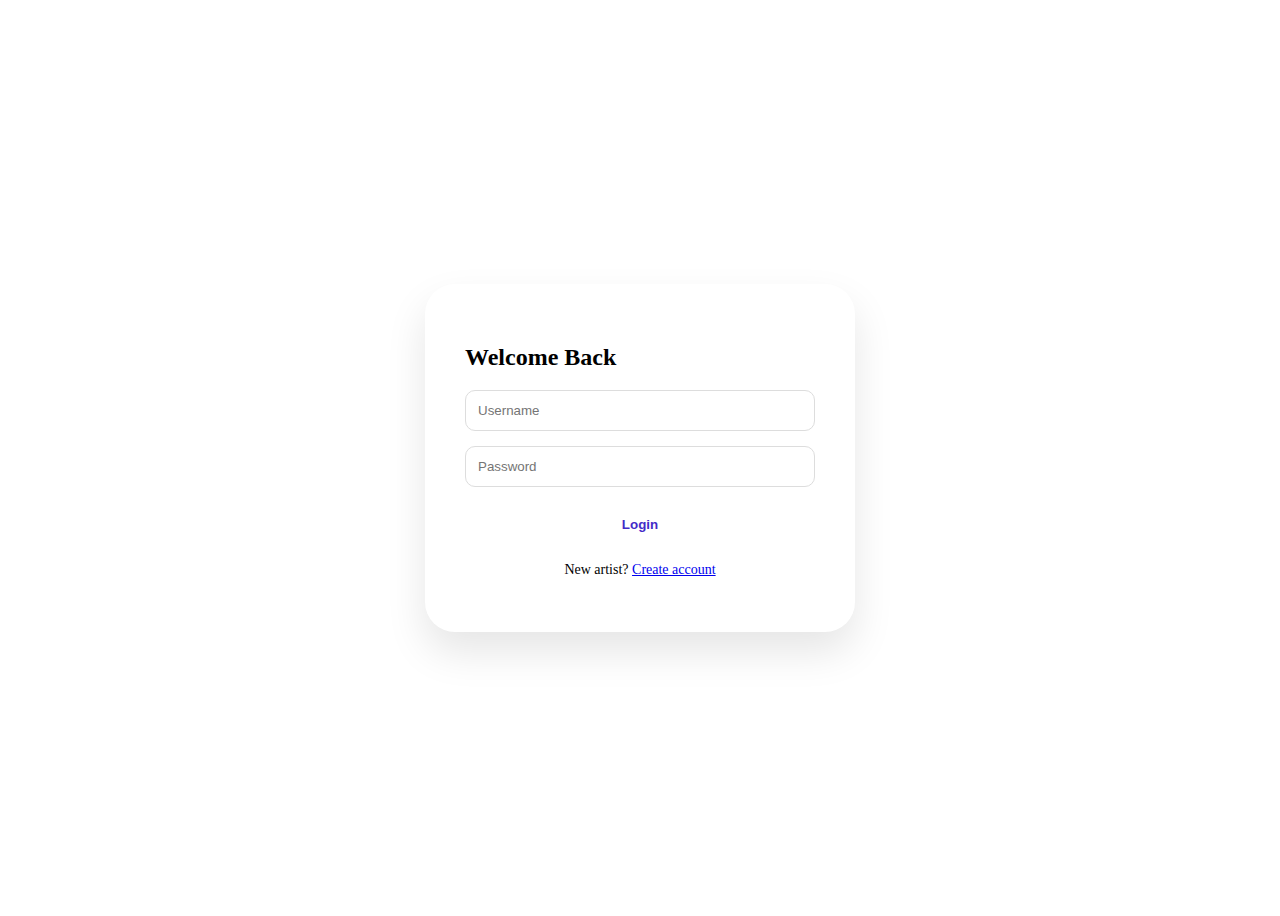
<file: digital-memories/dashboard.html>
<!DOCTYPE html>
<html lang="en">
<head>
    <link rel="stylesheet" href="style.css">
    <title>My Dashboard | DigiArt</title>
</head>
<body>
    <nav>
        <div class="logo"><strong>Digi</strong>ART</div>
        <div>
            <span id="welcomeMsg" style="margin-right:20px; font-weight:500;"></span>
            <button onclick="logout()" class="btn-primary" style="background:#ef4444; padding:8px 16px;">Logout</button>
        </div>
    </nav>

    <main style="padding: 120px 5% 50px;">
        <div class="glass-card" style="margin-bottom: 40px;">
            <h3>Upload New Memory</h3>
            <div style="display:flex; gap:10px;">
                <input type="url" id="imgUrl" placeholder="Paste image URL here (e.g., Unsplash link)..." style="margin-bottom:0">
                <button onclick="uploadImg()" class="btn-primary">Upload</button>
            </div>
            <p id="shareLink" style="margin-top:15px; font-size:0.85rem; color:#6366f1; cursor:pointer; font-weight:500;"></p>
        </div>

        <h3>Your Private Collection</h3>
        <hr style="border:0; border-top:1px solid #e2e8f0; margin-bottom:30px;">
        
        <div class="masonry-container" id="userGallery">
            </div>
    </main>

    <script>
    // 1. Initial Load: Show images when the page opens
    document.addEventListener('DOMContentLoaded', () => {
        loadGallery();
        
        const user = JSON.parse(localStorage.getItem('currentUser'));
        if(user) {
            document.getElementById('welcomeMsg').innerText = `Artist: ${user.username}`;
        } else {
            window.location.href = 'login.html'; // Redirect if not logged in
        }
    });

    // 2. The Upload Function
    function uploadImg() {
        // MATCHING ID: Make sure this is 'imgUrl' to match your HTML
        const urlInput = document.getElementById('imgUrl');
        const url = urlInput.value;
        
        let currentUser = JSON.parse(localStorage.getItem('currentUser'));

        if(url && currentUser) {
            // Add to current session
            currentUser.images.push(url);
            localStorage.setItem('currentUser', JSON.stringify(currentUser));

            // Sync with global users list
            let users = JSON.parse(localStorage.getItem('users') || '[]');
            let idx = users.findIndex(u => u.username === currentUser.username);
            if(idx !== -1) {
                users[idx].images = currentUser.images;
                localStorage.setItem('users', JSON.stringify(users));
            }

            urlInput.value = ''; // Clear the input
            loadGallery(); // Refresh the list on screen
            alert("Memory added to your collection!");
        }
    }

    // 3. The Display Function
    function loadGallery() {
        // MATCHING ID: Make sure your HTML has <div id="userGallery"></div>
        const gallery = document.getElementById('userGallery');
        const user = JSON.parse(localStorage.getItem('currentUser'));

        if (user && user.images) {
            gallery.innerHTML = ''; // Clear old images
            user.images.forEach(img => {
                gallery.innerHTML += `
                    <div class="art-card">
                        <img src="${img}" style="width:100%; border-radius:15px; margin-bottom:15px;">
                    </div>`;
            });
        }
    }

    // 1. Updated Display Function (Includes Delete Button)
function loadGallery() {
    const gallery = document.getElementById('userGallery');
    const user = JSON.parse(localStorage.getItem('currentUser'));

    if (user && user.images) {
        gallery.innerHTML = ''; 
        
        user.images.forEach((img, index) => {
            gallery.innerHTML += `
                <div class="art-card">
                    <button class="delete-btn" onclick="deleteImg(${index})">×</button>
                    <img src="${img}" style="width:100%; border-radius:15px;">
                </div>`;
        });
    }
}

// 2. The New Delete Function
function deleteImg(index) {
    if (!confirm("Are you sure you want to delete this memory?")) return;

    let currentUser = JSON.parse(localStorage.getItem('currentUser'));
    let users = JSON.parse(localStorage.getItem('users') || '[]');

    // Remove the image from the currentUser's array using splice
    currentUser.images.splice(index, 1);

    // Update the global users list to match
    let userIdx = users.findIndex(u => u.username === currentUser.username);
    if (userIdx !== -1) {
        users[userIdx].images = currentUser.images;
    }

    // Save everything back to LocalStorage
    localStorage.setItem('currentUser', JSON.stringify(currentUser));
    localStorage.setItem('users', JSON.stringify(users));

    // Refresh the gallery on the screen immediately
    loadGallery();
}
</script>
</body>
</html>
</file>
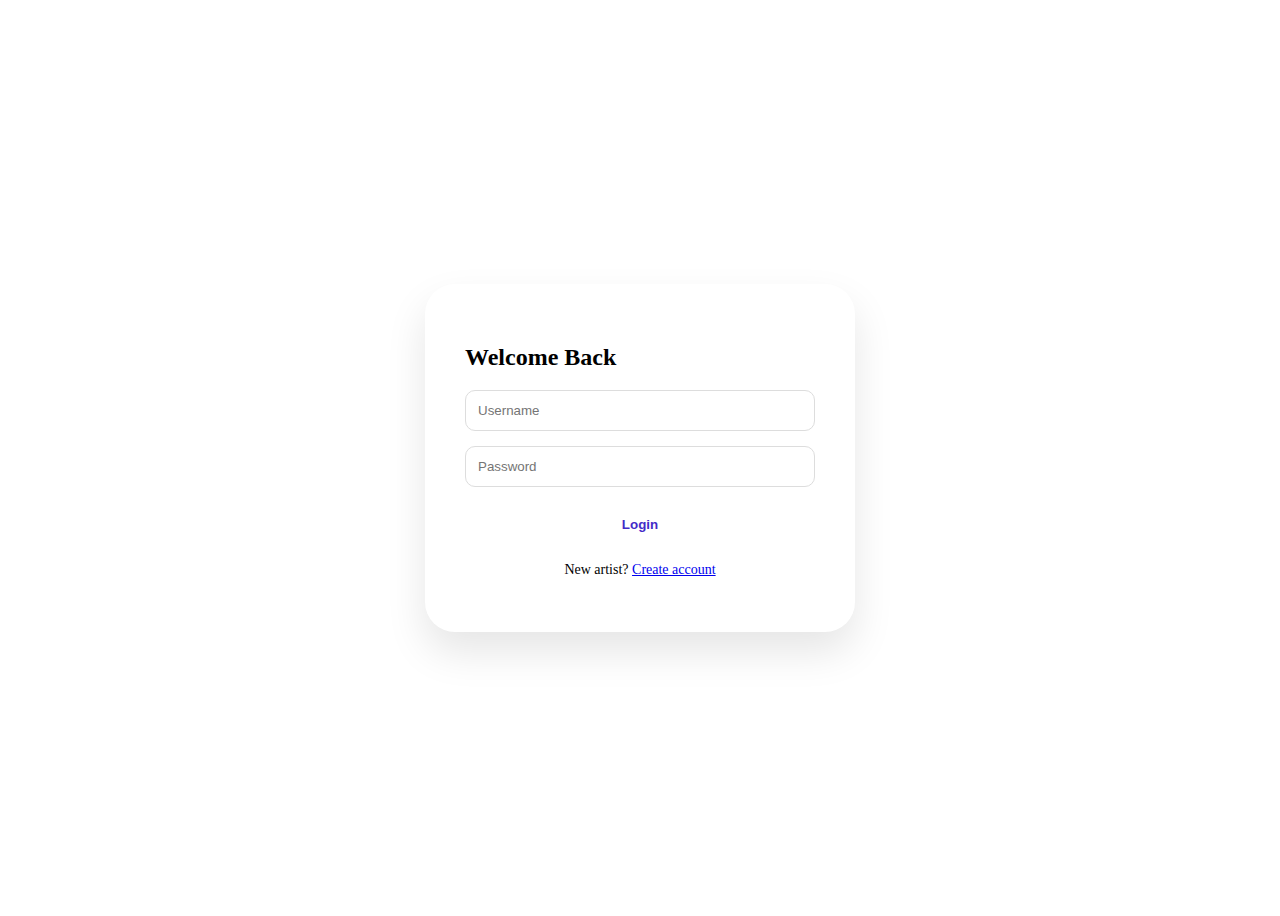
<file: digital-memories/login.html>
<!DOCTYPE html>
<html lang="en">
<head>
    <meta charset="UTF-8">
    <meta name="viewport" content="width=device-width, initial-scale=1.0">
    <title>Document</title>
</head>
<body>
    <div class="auth-container" style="display:flex; justify-content:center; align-items:center; height:100vh;">
    <div style="background:white; padding:40px; border-radius:30px; box-shadow:0 20px 40px rgba(0,0,0,0.1); width:350px;">
        <h2>Welcome Back</h2>
        <form id="loginForm" style="display:flex; flex-direction:column; gap:15px;">
            <input type="text" id="user" placeholder="Username" required style="padding:12px; border-radius:10px; border:1px solid #ddd;">
            <input type="password" id="pass" placeholder="Password" required style="padding:12px; border-radius:10px; border:1px solid #ddd;">
            <button type="submit" style="background:var(--primary); color:rgb(67, 43, 200); border:none; padding:15px; border-radius:10px; font-weight:bold; cursor:pointer;">Login</button>
        </form>
        <p style="text-align:center; margin-top:15px; font-size:14px;">
            New artist? <a href="signup.html">Create account</a>
        </p>
    </div>
</div>
<script>
    document.getElementById('loginForm').addEventListener('submit', function(e) {
        // 1. Prevent the page from refreshing
        e.preventDefault();

        // 2. Get the values the user typed
        const usernameInput = document.getElementById('user').value;
        const passwordInput = document.getElementById('pass').value;

        // 3. Get the list of registered users from LocalStorage
        const users = JSON.parse(localStorage.getItem('users') || '[]');

        // 4. Find if any user matches BOTH username and password
        const validUser = users.find(u => u.username === usernameInput && u.password === passwordInput);

        if (validUser) {
            // 5. SUCCESS: Store the logged-in user's data so other pages know who is logged in
            localStorage.setItem('currentUser', JSON.stringify(validUser));
            
            // 6. Redirect to the Dashboard
            alert("Login successful! Welcome, " + validUser.username);
            window.location.href = 'dashboard.html';
        } else {
            // 7. FAILURE
            alert("Invalid username or password. Please try again.");
        }
    });
</script>
</body>
</html>
</file>
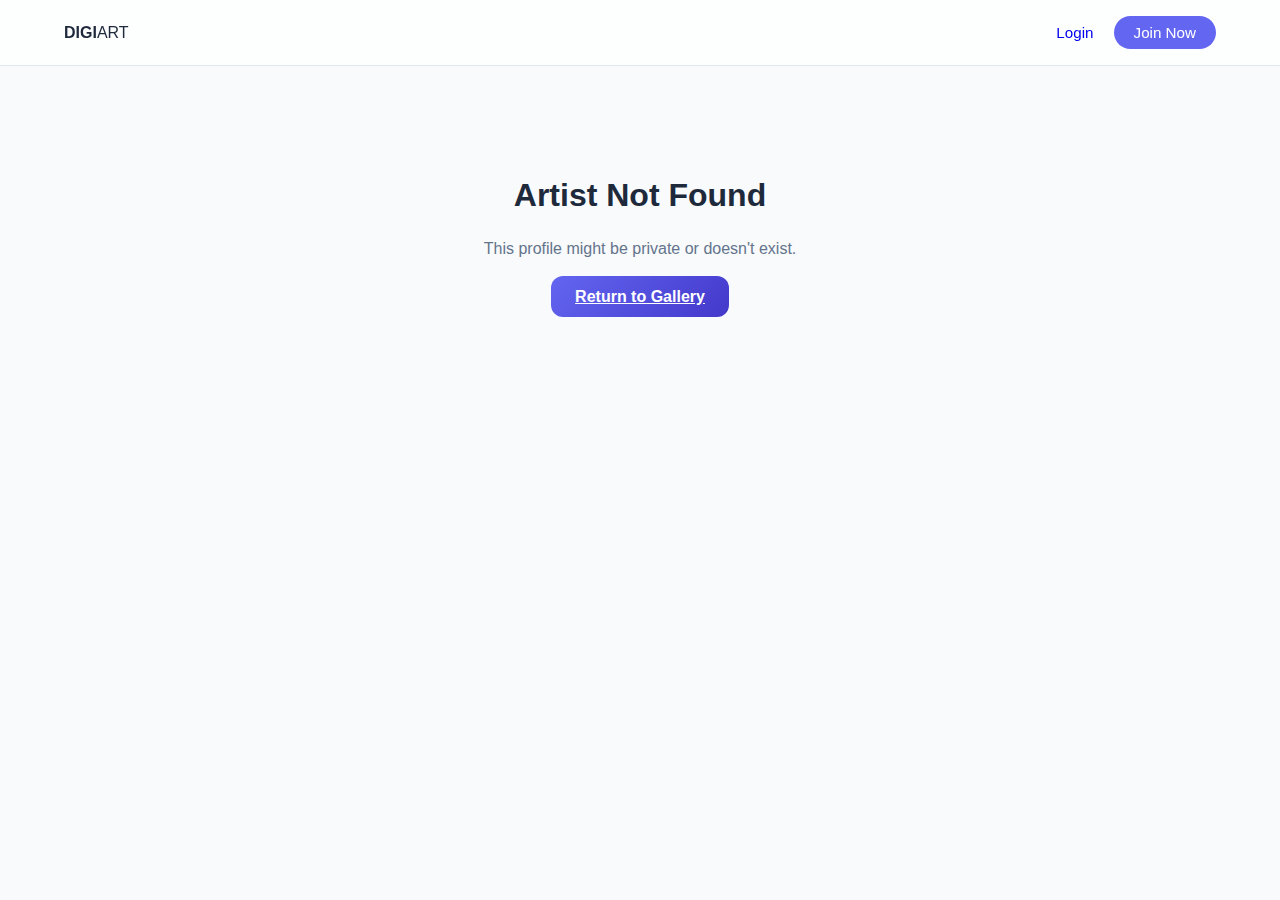
<file: digital-memories/profile.html>
<!DOCTYPE html>
<html lang="en">
<head>
    <meta charset="UTF-8">
    <meta name="viewport" content="width=device-width, initial-scale=1.0">
    <link rel="stylesheet" href="style.css">
    <title>Artist Profile | DigiArt</title>
    <style>
        /* Specific Profile UI Improvements */
        .profile-header {
            padding: 140px 5% 60px;
            text-align: center;
            background: linear-gradient(to bottom, #f0f4ff, var(--bg));
            border-bottom: 1px solid #e2e8f0;
        }

        .avatar {
            width: 130px;
            height: 130px;
            background: linear-gradient(135deg, var(--primary), #4338ca);
            color: white;
            border-radius: 50%;
            display: flex;
            align-items: center;
            justify-content: center;
            font-size: 3.5rem;
            font-weight: 800;
            margin: 0 auto 20px;
            box-shadow: 0 20px 40px rgba(99, 102, 241, 0.2);
            border: 6px solid white;
            animation: slideUp 0.6s ease-out;
        }

        .manage-btn {
            display: none; /* Hidden by default, JS will show if it's the owner */
            margin-top: 15px;
            background: white;
            color: var(--primary);
            border: 1px solid var(--primary);
            padding: 8px 20px;
            border-radius: 30px;
            font-weight: 600;
            text-decoration: none;
            transition: all 0.3s;
        }

        .manage-btn:hover {
            background: var(--primary);
            color: white;
        }

        @keyframes slideUp {
            from { opacity: 0; transform: translateY(20px); }
            to { opacity: 1; transform: translateY(0); }
        }

        .art-card {
            animation: fadeIn 0.8s ease forwards;
            opacity: 0;
        }

        @keyframes fadeIn {
            to { opacity: 1; }
        }
    </style>
</head>
<body>
    <nav>
        <div class="logo" onclick="window.location.href='index.html'" style="cursor:pointer">
            <strong>DIGI</strong>ART
        </div>
        <div id="nav-links">
            </div>
    </nav>

    <section class="profile-header">
        <div class="avatar" id="user-avatar">?</div>
        <h1 id="display-username" style="margin:0; font-size: 2.8rem; letter-spacing: -1px;">Artist Name</h1>
        <div class="stats-badge" id="image-count">0 Creations</div>
        <br>
        <a href="dashboard.html" id="manage-btn" class="manage-btn">Manage My Art</a>
    </section>

    <main class="masonry-container" id="profile-gallery" style="padding-top: 40px;">
        </main>

    <div id="error-view" style="display:none; text-align:center; padding: 150px 5%;">
        <h2 style="font-size: 2rem;">Artist Not Found</h2>
        <p style="color: #64748b; margin-bottom: 30px;">This profile might be private or doesn't exist.</p>
        <a href="index.html" class="btn-primary">Return to Gallery</a>
    </div>

    <script src="main.js"></script>
    <script src="profile.js"></script>
</body>
</html>
</file>
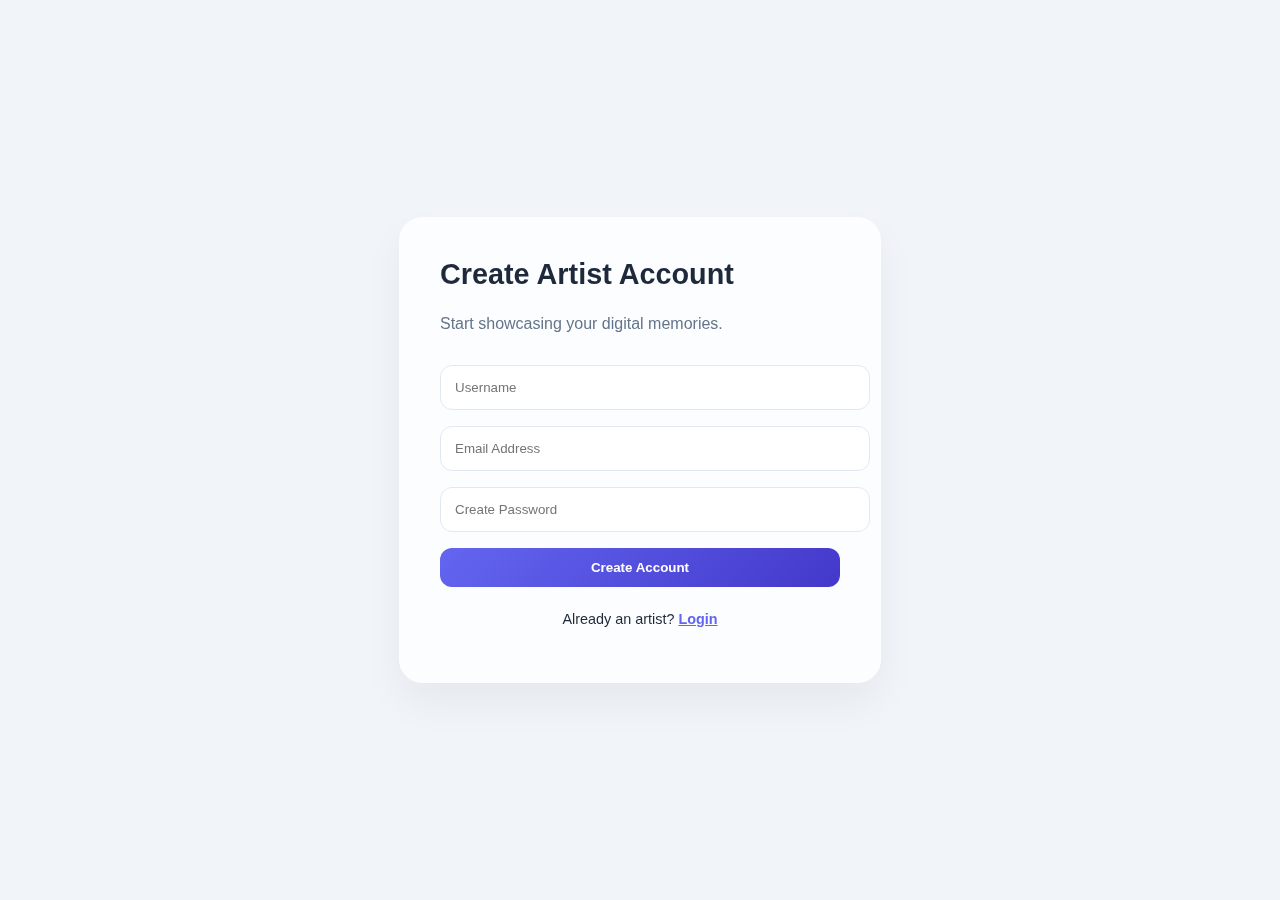
<file: digital-memories/signup.html>
<!DOCTYPE html>
<html lang="en">
<head>
    <link rel="stylesheet" href="style.css">
    <title>Join AuraArt</title>
</head>
<body style="display:flex; justify-content:center; align-items:center; min-height:100vh; background: #f1f5f9;">
    <div class="glass-card" style="width: 400px;">
        <h2 style="margin-top:0; font-size: 1.8rem;">Create Artist Account</h2>
        <p style="color:#64748b; margin-bottom: 2rem;">Start showcasing your digital memories.</p>
        
        <form id="signupForm">
            <input type="text" id="regUser" placeholder="Username" required>
            <input type="email" id="regEmail" placeholder="Email Address" required>
            <input type="password" id="regPass" placeholder="Create Password" required>
            <button type="submit" class="btn-primary" style="width:100%">Create Account</button>
        </form>
        <p style="text-align:center; margin-top:1.5rem; font-size:0.9rem;">
            Already an artist? <a href="login.html" style="color: #6366f1; font-weight:600;">Login</a>
        </p>
    </div>

    <script>
        document.getElementById('signupForm').addEventListener('submit', (e) => {
            e.preventDefault();
            const username = document.getElementById('regUser').value;
            const users = JSON.parse(localStorage.getItem('users') || '[]');
            
            if (users.some(u => u.username === username)) {
                alert("Username already taken!");
                return;
            }

            users.push({
                username,
                email: document.getElementById('regEmail').value,
                password: document.getElementById('regPass').value,
                images: []
            });

            localStorage.setItem('users', JSON.stringify(users));
            alert("Account created! Redirecting to login...");
            window.location.href = 'login.html';
        });
    </script>
</body>
</html>
</file>
<file: digital-memories/style.css>
:root {
  --primary: #6366f1;
  --bg: #f8fafc;
  --glass: rgba(255, 255, 255, 0.7);
  --border: rgba(255, 255, 255, 0.3);
}

body {
  font-family: 'Inter', sans-serif;
  background-color: var(--bg);
  margin: 0;
  color: #1e293b;
}

/* Glassmorphism Navbar */
nav {
  position: fixed;
  top: 0; width: 100%;
  backdrop-filter: blur(10px);
  background: var(--glass);
  border-bottom: 1px solid #e2e8f0;
  display: flex;
  justify-content: space-between;
  padding: 1rem 5%;
  align-items: center;
  z-index: 1000;
  box-sizing: border-box;
}

/* The Secret to Masonry in Vanilla CSS */
.masonry-container {
  column-count: 3;
  column-gap: 1.5rem;
  padding: 100px 5% 50px;
}

@media (max-width: 1024px) { .masonry-container { column-count: 2; } }
@media (max-width: 600px) { .masonry-container { column-count: 1; } }

.art-card {
  break-inside: avoid;
  margin-bottom: 1.5rem;
  border-radius: 20px;
  overflow: hidden;
  transition: transform 0.4s cubic-bezier(0.175, 0.885, 0.32, 1.275);
  box-shadow: 0 10px 15px -3px rgba(0, 0, 0, 0.1);
}

.art-card:hover {
  transform: scale(1.03);
  box-shadow: 0 20px 25px -5px rgba(0, 0, 0, 0.2);
}

.art-card img {
  width: 100%;
  display: block;
}

/* Shared UI Accents */
.glass-card {
    background: rgba(255, 255, 255, 0.8);
    backdrop-filter: blur(12px);
    border: 1px solid rgba(255, 255, 255, 0.3);
    border-radius: 24px;
    padding: 2.5rem;
    box-shadow: 0 20px 40px rgba(0,0,0,0.05);
}

.btn-primary {
    background: linear-gradient(135deg, #6366f1 0%, #4338ca 100%);
    color: white;
    border: none;
    padding: 12px 24px;
    border-radius: 12px;
    font-weight: 600;
    cursor: pointer;
    transition: transform 0.2s, box-shadow 0.2s;
}

.btn-primary:hover {
    transform: translateY(-2px);
    box-shadow: 0 10px 15px -3px rgba(99, 102, 241, 0.4);
}

input {
    width: 100%;
    padding: 14px;
    margin-bottom: 1rem;
    border: 1px solid #e2e8f0;
    border-radius: 12px;
    outline: none;
    transition: border-color 0.3s;
}

input:focus {
    border-color: #6366f1;
}

#nav-links {
    display: flex;
    align-items: center;
    gap: 20px; /* Gives space between Dashboard, Profile, and Logout */
}

#nav-links a {
    text-decoration: none;
    font-size: 0.95rem;
    transition: color 0.3s;
}

.art-card {
    position: relative; /* Needed to position the delete button absolutely */
}

.delete-btn {
    position: absolute;
    top: 10px;
    right: 10px;
    background: rgba(239, 68, 68, 0.9); /* Red background */
    color: white;
    border: none;
    border-radius: 50%;
    width: 30px;
    height: 30px;
    cursor: pointer;
    display: flex;
    align-items: center;
    justify-content: center;
    font-weight: bold;
    opacity: 0; /* Hidden by default */
    transition: opacity 0.3s ease;
    z-index: 10;
}

.art-card:hover .delete-btn {
    opacity: 1; /* Show on hover */
}

.delete-btn:hover {
    background: #dc2626;
    transform: scale(1.1);
}
</file>
